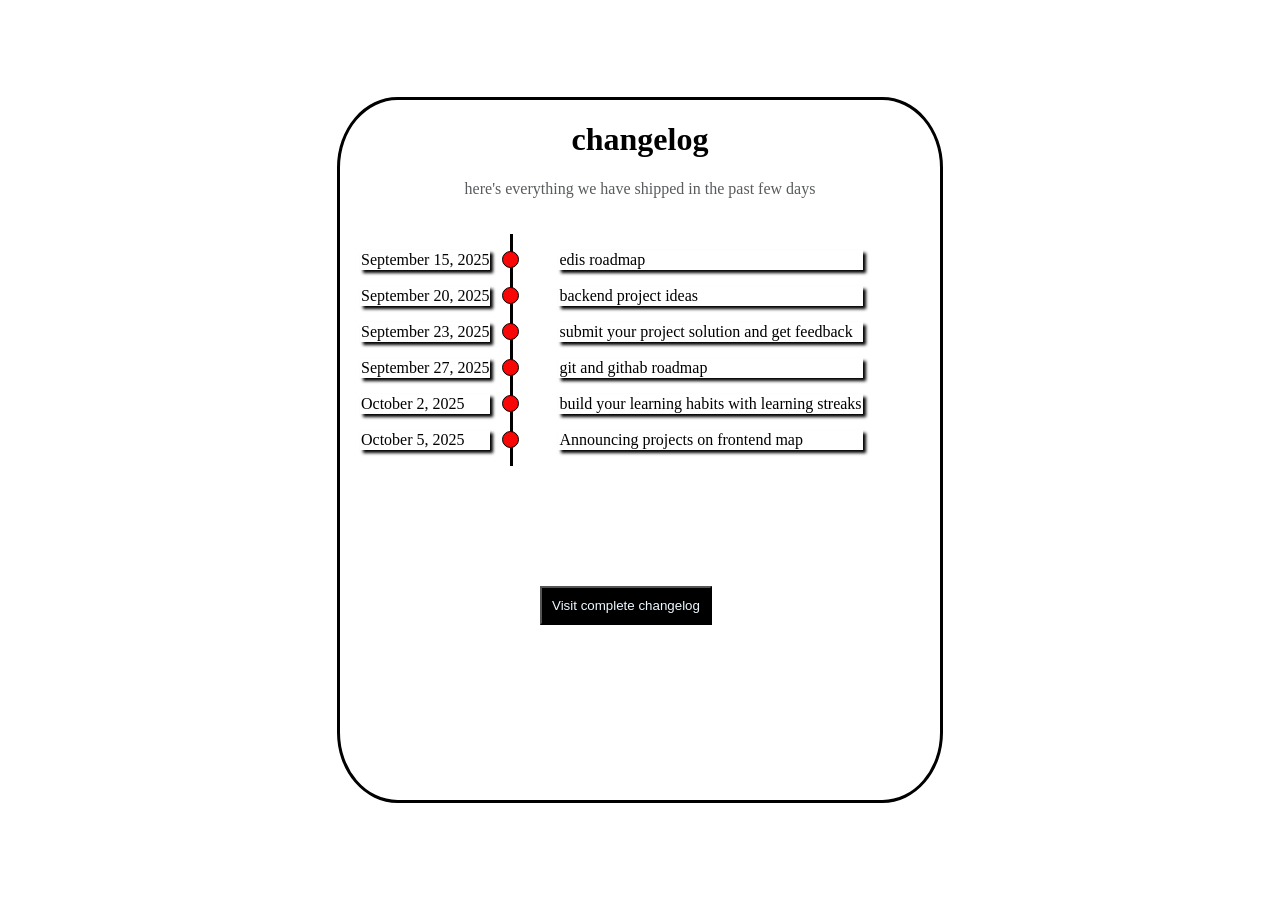
<file: Project 3/index.html>
<!DOCTYPE html>
<html lang="en">

<head>
    <meta charset="UTF-8" />
    <meta name="viewport" content="width=device-width, initial-scale=1.0" />
    <title>Changelog component</title>
    <!-- Open graph -->
    <meta name="description"
        content="A changelog is a log or record of all notable changes made to a project or software. It is often used to keep users informed about the latest updates and improvements." />
    <meta>
    <link rel="stylesheet" href="style.css">
</head>

<body>
    <main>
        <div class="timeline">

            <h1>changelog</h1>
            <p>here's everything we have shipped in the past few days</p>


            <div class="date">
                <p>September 15, 2025 </p>
                <p>September 20, 2025 </p>
                <p>September 23, 2025 </p>
                <p>September 27, 2025 </p>
                <p>October 2, 2025 </p>
                <p>October 5, 2025 </p>
            </div>
            <div class="content">
                <p>edis roadmap</p>
                <p>backend project ideas</p>
                <p>submit your project solution and get feedback</p>
                <p>git and githab roadmap</p>
                <p>build your learning habits with learning streaks</p>
                <p>Announcing projects on frontend map</p>
            </div>
            <button class="butt">
                <label for="button">Visit complete changelog</label>
            </button>
        </div>
    </main>

</body>

</html>
</file>
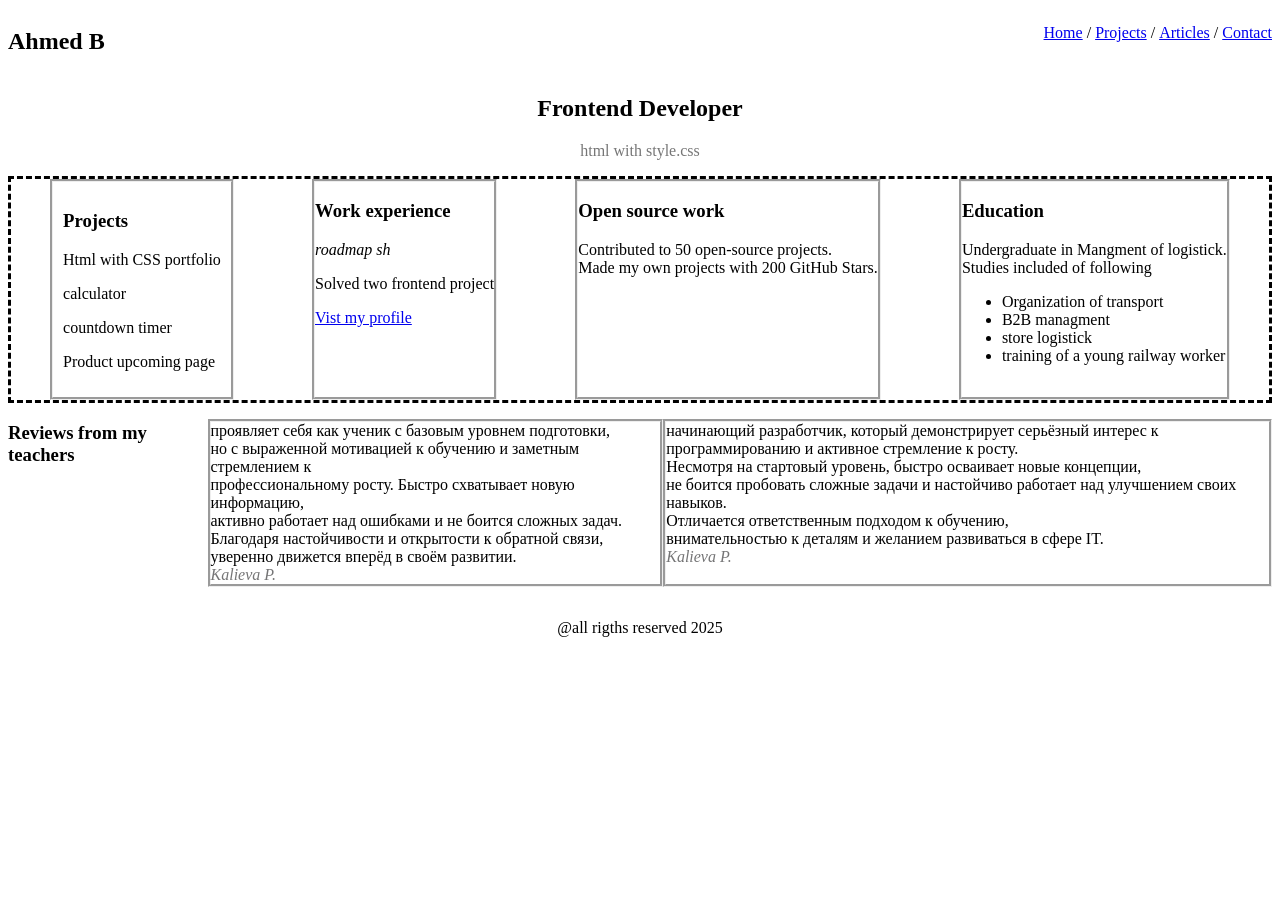
<file: project2/index.html>
<!DOCTYPE html>
<html lang="en">

<head>
    <meta charset="UTF-8" />
    <meta name="viewport" content="width=device-width, initial-scale=1.0" />
    <title>Basic Html Website</title>
    <meta name="description" content="Website description">
    <link rel="stylesheet" href="source/styles/styles.css" />
</head>

<body>
    <!-- Navigation -->
    <div class="navigation">
        <h2 class="User">Ahmed B</h2>
        <nav>
            <ul>
                <li><a href="index.html">Home</a> /</li>
                <li><a href="projects.html">Projects</a> /</li>
                <li><a href="articles.html">Articles</a> /</li>
                <li><a href="contact.html">Contact </a></li>
            </ul>
        </nav>
    </div>
    <div class="main">
        <article class="base">
            <h1>Frontend Developer</h1>
            <p>html with style.css</p>
        </article>
        <div class="table">
            <section class="projects">
                <h3>Projects</h3>
                <p>Html with CSS portfolio</p>
                <p>calculator</p>
                <p>countdown timer</p>
                <p>Product upcoming page</p>
            </section>
            <section class="work">
                <h3>Work experience</h3>
                <p>
                    <span class="cursiv"> roadmap sh </span>
                </p>
                <p>Solved two frontend project</p>
                <p><a href="#">Vist my profile</a></p>
            </section>
            <section class="open_source">
                <h3>Open source work</h3>
                <p>
                    Contributed to 50 open-source projects. <br />
                    Made my own projects with 200 GitHub Stars.
                </p>
            </section>
            <section class="education">
                <h3>Education</h3>
                <p>
                    Undergraduate in Mangment of logistick. <br />
                    Studies included of following
                </p>
                <ul>
                    <li>Organization of transport</li>
                    <li>B2B managment</li>
                    <li>store logistick</li>
                    <li>training of a young railway worker</li>
                </ul>
            </section>
        </div>
        <div class="reviews">
            <h3>Reviews from my teachers</h3>
            <p>
                проявляет себя как ученик с базовым уровнем подготовки,<br />
                но с выраженной мотивацией к обучению и заметным стремлением к <br>
                профессиональному росту.
                Быстро схватывает новую информацию, <br />
                активно работает над ошибками и не боится сложных задач. <br />
                Благодаря настойчивости и открытости к обратной связи, <br />
                уверенно движется вперёд в своём развитии. <br>
                <span>Kalieva P.</span>
            </p>
            <p>
                начинающий разработчик, который демонстрирует серьёзный интерес к <br>
                программированию и активное стремление к росту. <br> Несмотря на стартовый
                уровень, быстро осваивает новые концепции, <br> не боится пробовать сложные
                задачи и настойчиво работает над улучшением своих навыков. <br> Отличается
                ответственным подходом к обучению, <br> внимательностью к деталям и
                желанием развиваться в сфере IT. <br>
                <span>Kalieva P.</span>
            </p>
        </div>
    </div>
    <footer class="footer">
        <p>@all rigths reserved 2025</p>
    </footer>
</body>

</html>
</file>
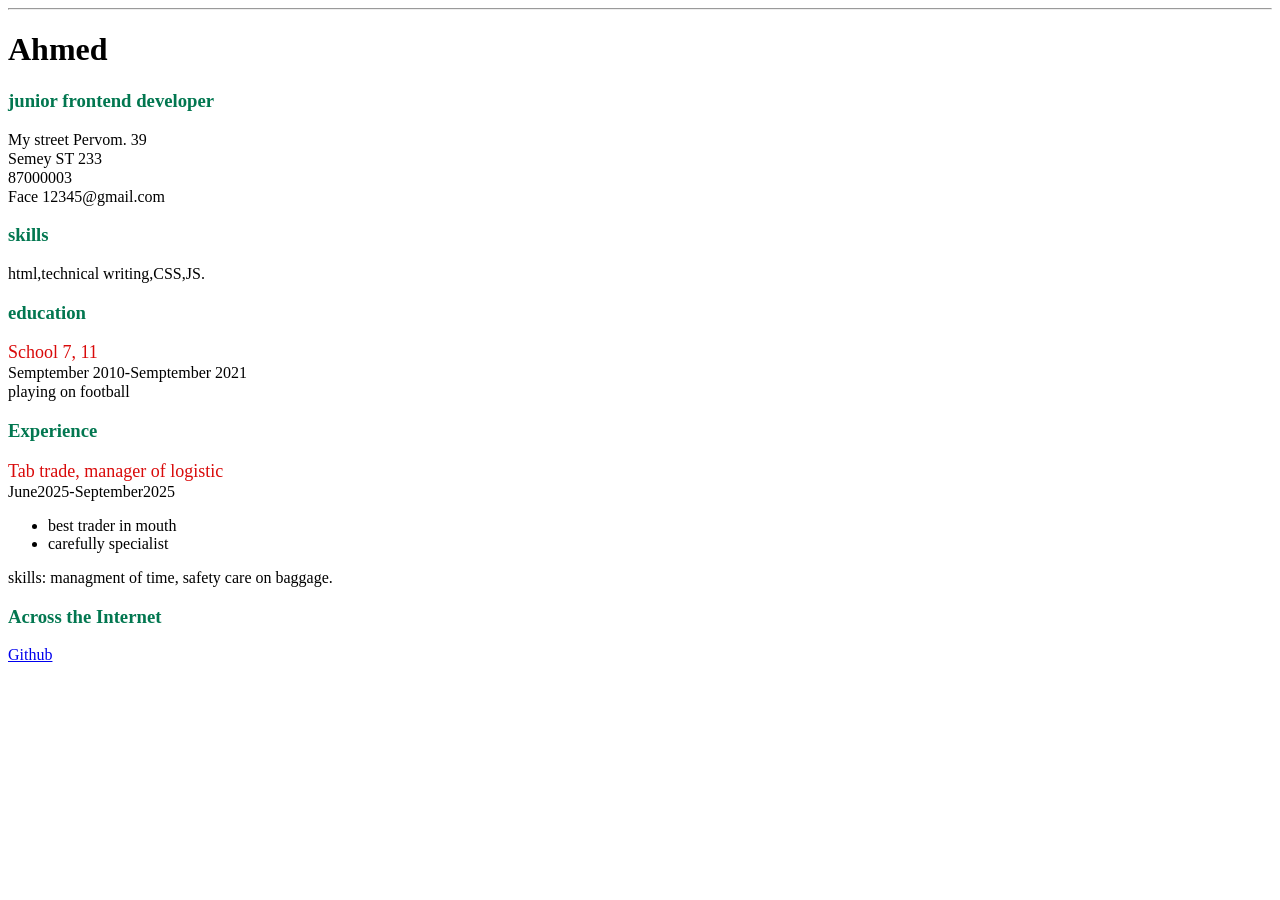
<file: project 2/Single page cv.html>
<html lang="en">
<head>
    <meta charset="UTF-8">
    <meta name="viewport" content="width=device-width, initial-scale=1.0">
    <link rel="stylesheet" href="styles/fonts/font.css">
    <title>Single page CV</title>
   <!-- Favicon -->
    <link rel="shortcut icon" href="https://yt3.googleusercontent.com/hM5NEnmpGo_gu4Seqb83YnTeQCXCnUXwM7GElWGUb-C7UNMxpZd_c_OR-0s_MEv0slMepenFio4=s900-c-k-c0x00ffffff-no-rj" type="image/x-icon">
</head>
<body>
    <hr>
    <h1>Ahmed</h1>
    <h3>junior frontend developer</h3>
    <p>My street Pervom. 39</p>
    <p>Semey ST 233</p>
    <P>87000003</P>
    <P>Face 12345@gmail.com</P>
    

    <h3>skills</h3>
<p>html,technical writing,CSS,JS.</p>
<h3>education</h3>
<p1>School 7, 11</p1>
<p>Semptember 2010-Semptember 2021</p>
<p>playing on football</p>

<h3>Experience</h3>
<p1>Tab trade, manager of logistic</p1>
<p>June2025-September2025</p>
<ul>
    <li>best trader in mouth</li>
    <li>carefully specialist</li>
</ul>
<p>skills: managment of time, safety care on baggage.</p>

<h3>Across the Internet</h3>
<A href="https://github.com/Otatoyiwa">Github</A>

</body>
</html>
</file>
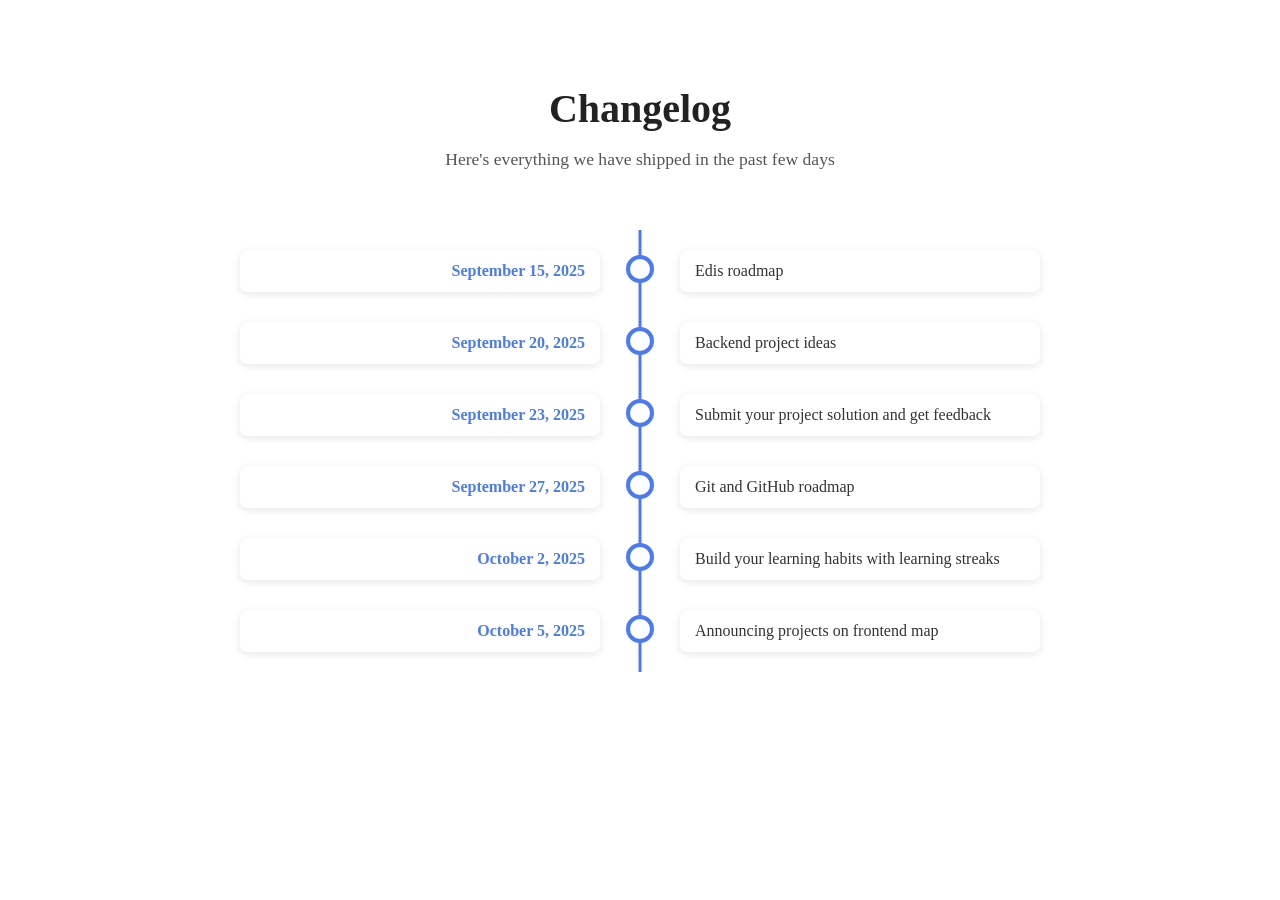
<file: Project 3/clone.html>
<!DOCTYPE html>
<html lang="en">
<head>
    <meta charset="UTF-8">
    <meta name="viewport" content="width=device-width, initial-scale=1.0">
    <title>Document</title>
    <link rel="stylesheet" href="cascad.css">
</head>
<body>
    <main>
     <div class="h">
        <h1>Changelog</h1>
        <p>Here's everything we have shipped in the past few days</p>
    </div>

    <div class="timeline">
        <div class="container">

            <div class="item">
                <div class="date"><p>September 15, 2025</p></div>
                <div class="content"><p>Edis roadmap</p></div>
            </div>

            <div class="item">
                <div class="date"><p>September 20, 2025</p></div>
                <div class="content"><p>Backend project ideas</p></div>
            </div>

            <div class="item">
                <div class="date"><p>September 23, 2025</p></div>
                <div class="content"><p>Submit your project solution and get feedback</p></div>
            </div>

            <div class="item">
                <div class="date"><p>September 27, 2025</p></div>
                <div class="content"><p>Git and GitHub roadmap</p></div>
            </div>

            <div class="item">
                <div class="date"><p>October 2, 2025</p></div>
                <div class="content"><p>Build your learning habits with learning streaks</p></div>
            </div>

            <div class="item">
                <div class="date"><p>October 5, 2025</p></div>
                <div class="content"><p>Announcing projects on frontend map</p></div>
            </div>

        </div>
    </div>
</main>
    <script src="script.js"></script>
</body>
</html>
</file>
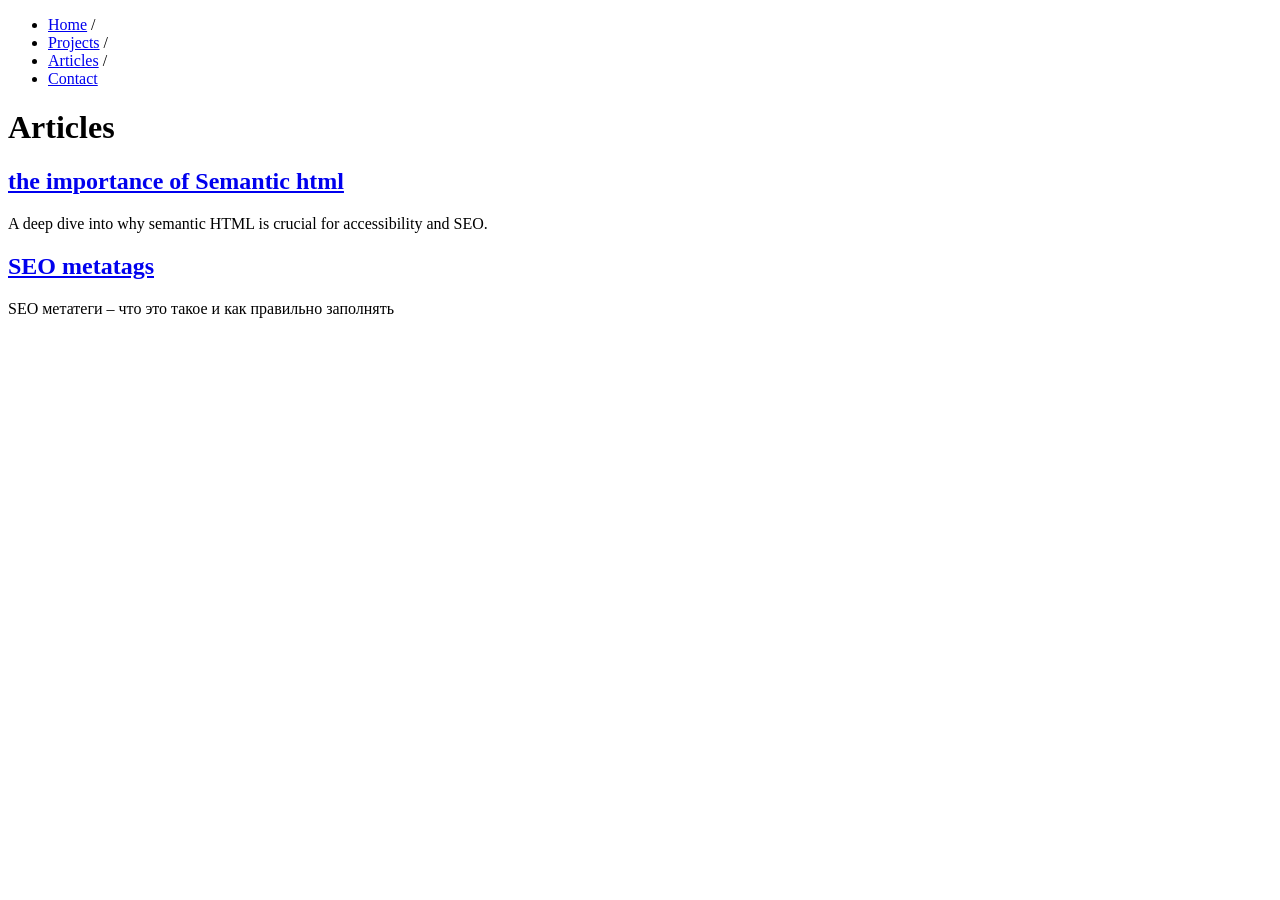
<file: project2/articles.html>
<!DOCTYPE html>
<html lang="en">
<head>
    <meta charset="UTF-8">
    <meta name="viewport" content="width=device-width, initial-scale=1.0">
    <title>Articles</title>
     <!-- SEO-tags -->
     <meta name="description" content="my projects what i've done">
     <meta name="robots" content="all">
</head>

<body>
     <header>
        <nav>
         <ul>
                <li><a href="index.html">Home</a> /</li>
                <li><a href="projects.html">Projects</a> /</li>
                <li><a href="articles.html">Articles</a> /</li>
                <li><a href="contact.html">Contact </a></li>
            </ul>
        </nav>
    </header>
    <div class="main">
<h1>Articles</h1>
<h2><a href="#">the importance of Semantic html</a></h2>
<p>A deep dive into why semantic HTML is crucial for accessibility and SEO.</p>
<h2><a href="https://blog.promopult.ru/seo/vazhnye-meta-tegi-dlya-seo-optimizacii-sajta.html">SEO metatags</a></h2>
<p>SEO метатеги – что это такое и как правильно заполнять</p>
    </div>
</body>
</html>
</file>
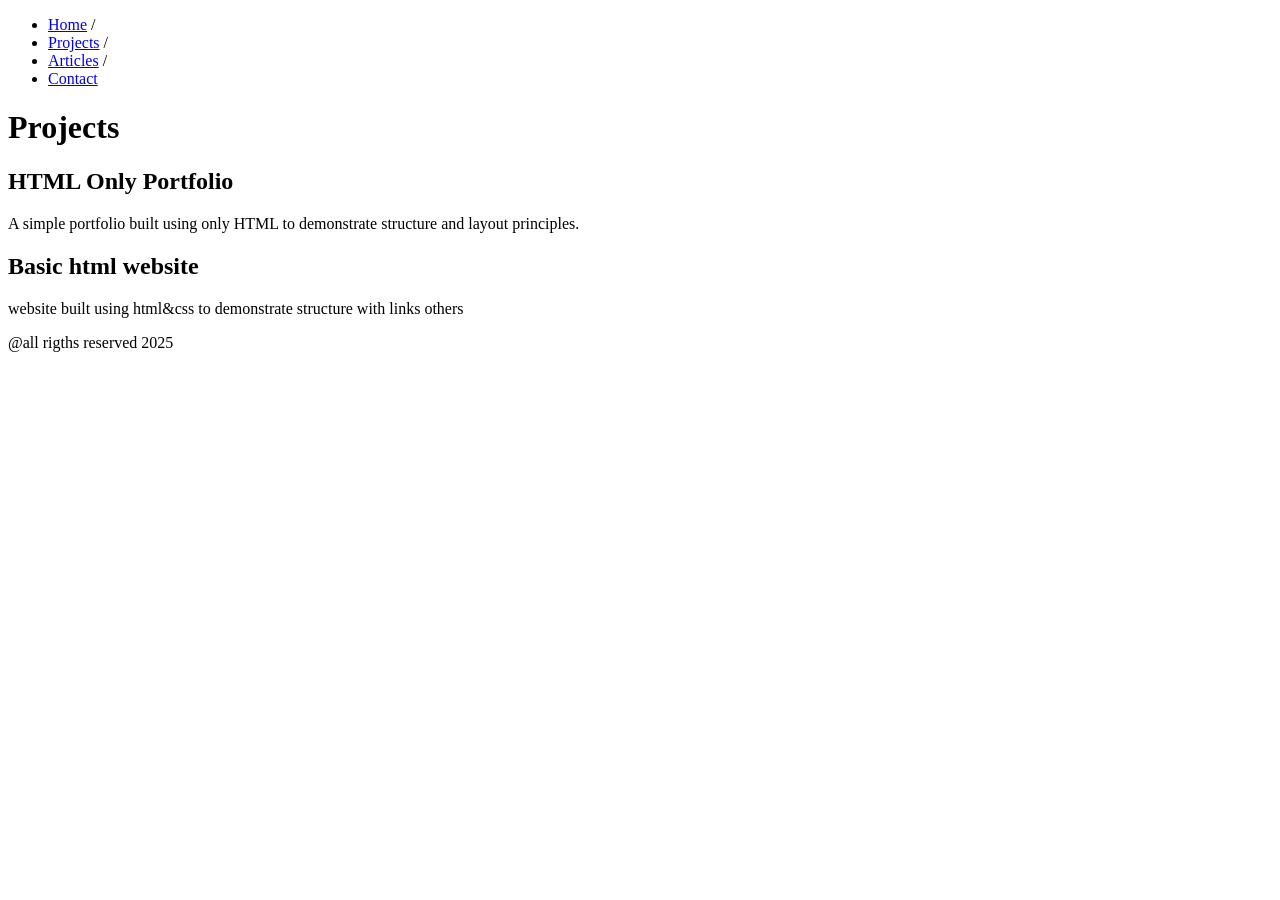
<file: project2/projects.html>
<!DOCTYPE html>
<html lang="en">
<head>
    <meta charset="UTF-8">
    <meta name="viewport" content="width=device-width, initial-scale=1.0">
    <title>Projects on htlml website</title>
    <!-- SEO-tags -->
     <meta name="description" content="my projects what i've done">
     <meta name="robots" content="all">
</head>
<body>
    <header>
        <nav>
         <ul>
                <li><a href="index.html">Home</a> /</li>
                <li><a href="projects.html">Projects</a> /</li>
                <li><a href="articles.html">Articles</a> /</li>
                <li><a href="contact.html">Contact </a></li>
            </ul>
        </nav>
    </header>
    <div class="main">
        <h1>Projects</h1>
        <h2>HTML Only Portfolio</h2>
        <p>A simple portfolio built using only HTML to demonstrate structure and layout principles.</p>
        <h2>Basic html website</h2>
        <p>website built using html&css to demonstrate structure with links others </p>
    </div>
    <footer class="footer">
        <p>@all rigths reserved 2025</p>
    </footer>
</body>
</html>
</file>
<file: Project 3/style.css>
/* need it */
.timeline {
    display: flexbox;
    position: absolute;
    top: 50%;
    left: 50%;
    height: 700px;
    width: 600px;
    transform: translate(-50%, -50%);
    border: 3px solid black;
    border-radius: 10%;
    justify-content: space-around;


}

.timeline>h1 {
    text-align: center;
    gap: 10px;
}

.timeline>p {
    color: rgb(89, 91, 93);
    text-align: center;

}

.date {
    display: inline-block;
    border-right: 3px solid;
    gap: 40px;
    padding-right: 20px;
    margin: 20px;


}

.date>p {
    size: 14px;
    border: 1px solid rgb(255, 255, 255);
    box-shadow: 3px 3px 3px;
}


.content {
    display: inline-block;
    gap: 40px;
    padding-left: 1px;
    margin: 20px;
}

.content>p {
    border: 1px solid rgb(255, 255, 255);
    box-shadow: 3px 3px 3px;
}

.timeline>.date>p::after {
    content: '';
    position: absolute;
    border: 1px solid black;
    border-radius: 90%;
    height: 15px;
    width: 15px;
    left: 27%;
    background-color: rgb(248, 7, 7);
    z-index: 3;
}

.butt {
    display: block;
    margin-left: 200px;
    margin-top: 100px;
    padding: 10px;
    background-color: black;
    color: aliceblue;
    font: bolder;
}
</file>
<file: project2/source/styles/styles.css>
.User{
   flex: auto;
    text-align: left;
}
/* navigation */
.navigation{
  display: flex;
  justify-content: end;
}

.navigation>nav>ul{
    list-style: none;
}
.navigation>nav>ul>li{
    display: inline-block;
}
/* main */
.base{
    text-align: center;
}
.base>p{
color: rgb(118, 118, 118);
}
.table{
    display: flex;
    justify-content: space-around;
    border-style: dashed;
}
.projects{
   display: inline-block;
  padding: 10px;
   border-style: groove;
}
/* not understand */
.projects>p{
    border-bottom: 3cm;
}
.work{
display: inline-block;
border-style: groove;
}
.cursiv{
    font-style: italic;
}
.open_source{
    display: inline-block;
    border-style: groove;
}
.education{
    display: inline-block;
    border-style: groove;
}
.reviews{
    display: flex;
    justify-content: space-around;

}
.reviews>p{
    float: inline-start;
    
    border-style: groove;
}
.reviews>p>span{
    font-style: italic;
    color: rgb(117, 117, 118);
   
}
.footer{
    text-align: center;
    text-overflow: clip;
}
</file>
<file: project 2/styles/fonts/font.css>
h3{color: rgb(2, 119, 80);}
p{
margin-block: 1px;
}
p1{
    font-size: large;
color: rgb(217, 10, 10);
}
li{font-size: medium;}
</file>
<file: Project 3/cascad.css>
main {
        max-width: 800px;
        margin: 0 auto;
        padding: 50px 20px;
    }

    .h {
        text-align: center;
        margin-bottom: 60px;
    }

    .h h1 {
        font-size: 2.5rem;
        margin-bottom: 10px;
        color: #222;
    }

    .h p {
        color: #555;
        font-size: 1.1rem;
    }

    .timeline {
        position: relative;
        padding: 20px 0;
    }

    .timeline::before {
        content: "";
        position: absolute;
        top: 0;
        bottom: 0;
        left: 50%;
        width: 3px;
        background-color: #4b7bec;
        transform: translateX(-50%);
    }

    .container {
        display: flex;
        flex-direction: column;
        gap: 30px;
    }

    .item {
        position: relative;
        display: flex;
        justify-content: space-between;
        align-items: flex-start;
    }

    .item::before {
        content: "";
        position: absolute;
        left: 50%;
        transform: translateX(-50%);
        width: 20px;
        height: 20px;
        background: #fff;
        border: 4px solid #4b7bec;
        border-radius: 50%;
        z-index: 1;
        top: 5px;
    }

    .date, .content {
        width: 45%;
    }

    .date p, .content p {
        margin: 0;
        background: #fff;
        padding: 12px 15px;
        border-radius: 8px;
        box-shadow: 0 2px 8px rgba(0,0,0,0.1);
    }

    .date p {
        text-align: right;
        color: #4b7bec;
        font-weight: bold;
    }

    .content p {
        background: #fff;
        color: #333;
    }

    /* адаптив */
    @media (max-width: 400px) {
        .timeline::before {
            left: 8px;
        }

        .item {
            flex-direction: column;
            align-items: flex-start;
            padding-left: 30px;
        }

        .item::before {
            left: 0;
            transform: none;
        }

        .date, .content {
            width: 100%;
            text-align: left;
        }

        .date p {
            text-align: left;
        }
</file>
